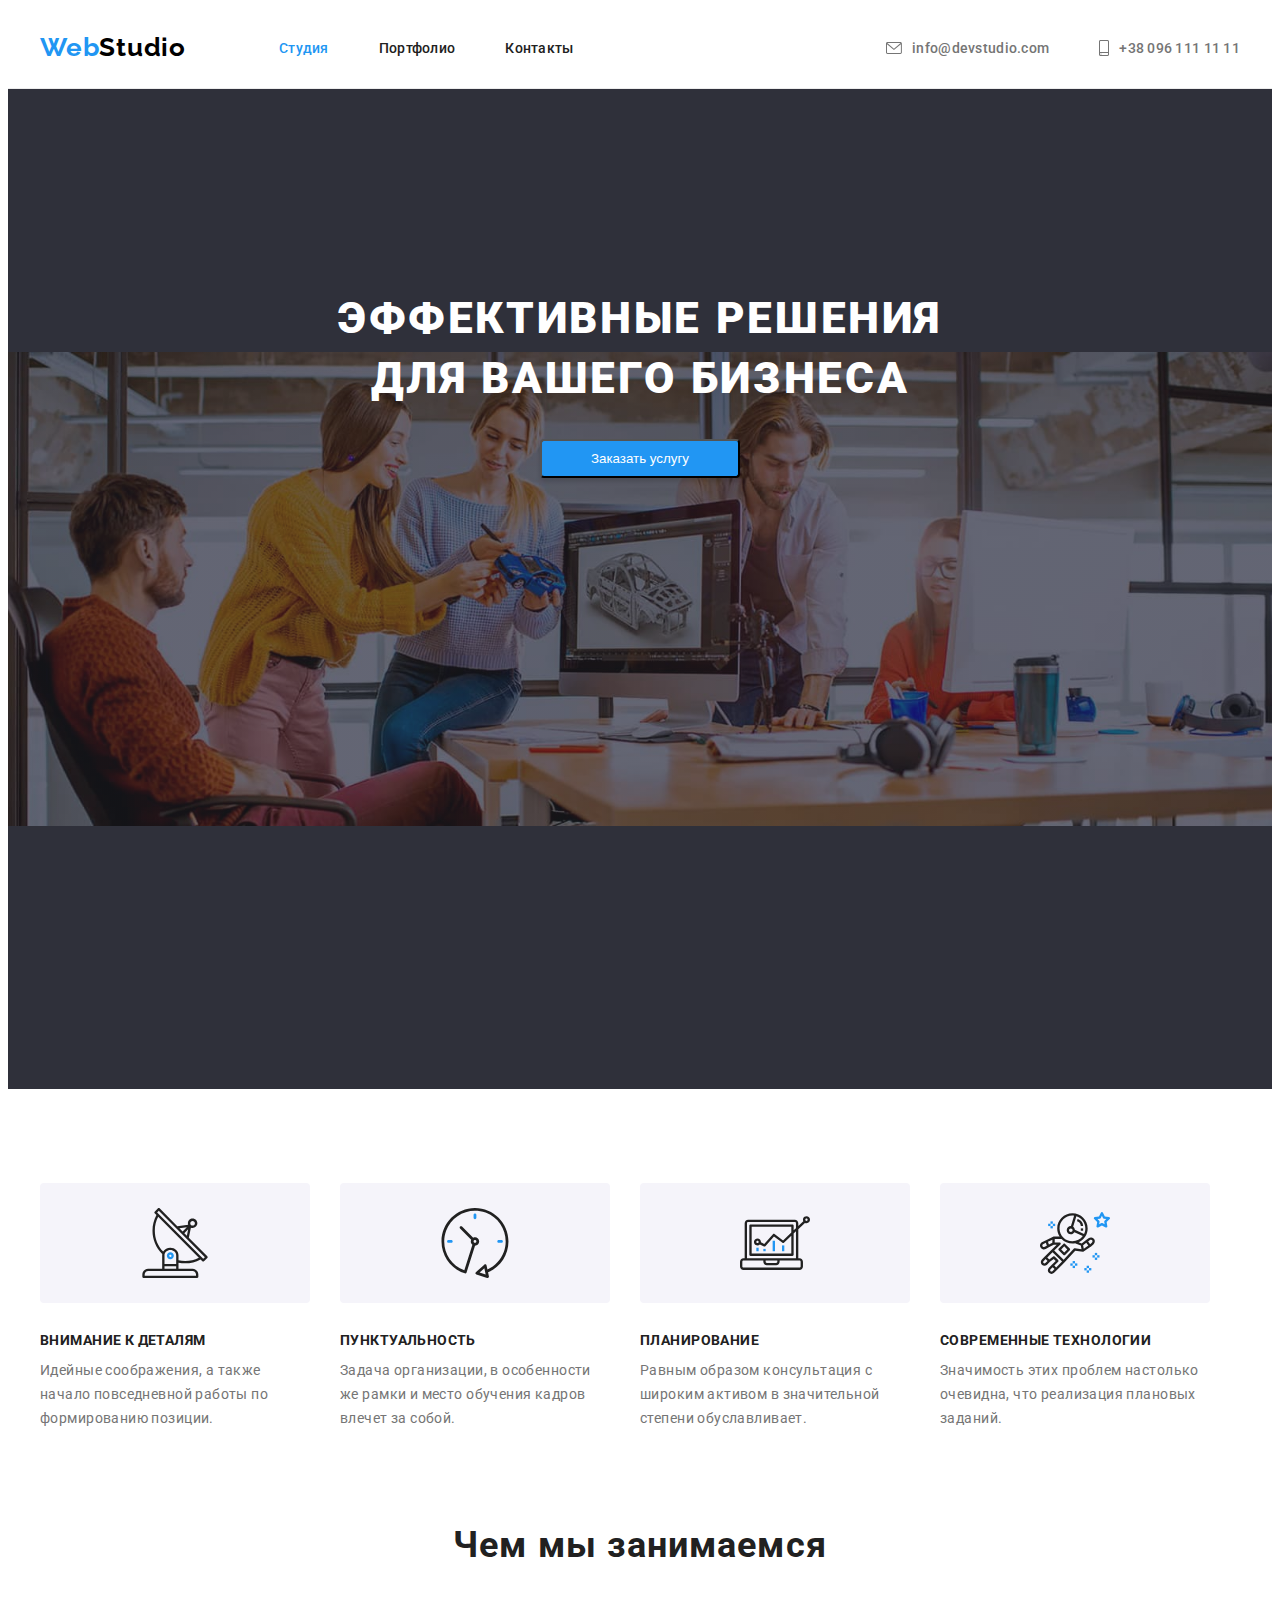
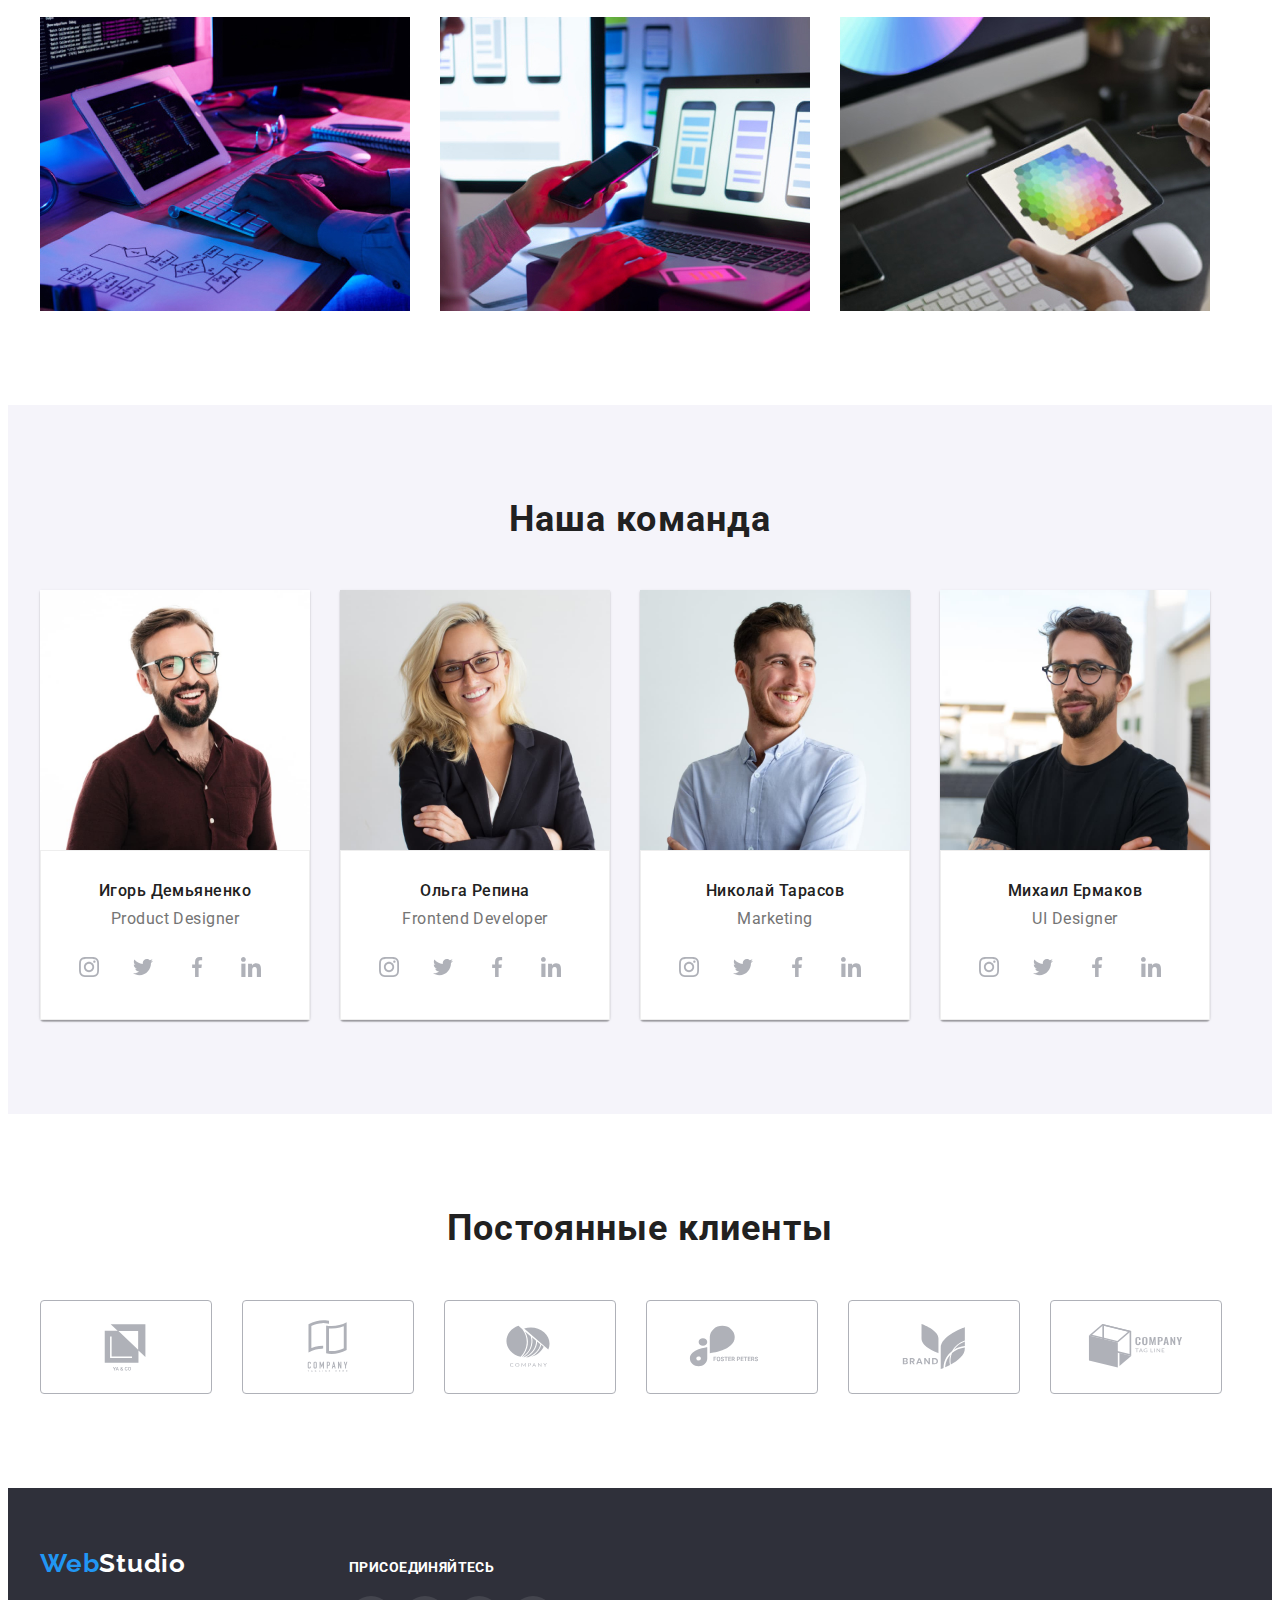
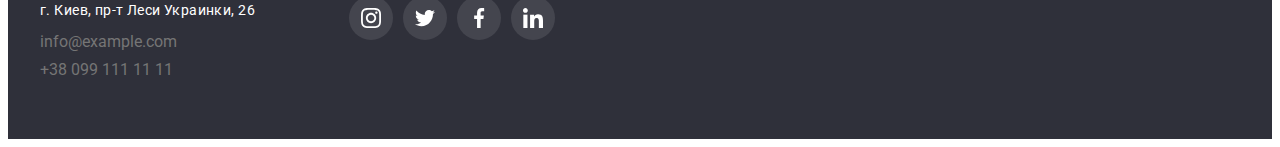
<file: index.html>
<!DOCTYPE html>
<html lang="ru">
<head>
    <meta charset="UTF-8">
    <meta http-equiv="X-UA-Compatible" content="IE=edge">
    <meta name="viewport" content="width=device-width, initial-scale=1.0">
    <title>Студия</title>
    <link rel="preconnect" href="https://fonts.googleapis.com">
    <link rel="preconnect" href="https://fonts.gstatic.com" crossorigin>
    <link href="https://fonts.googleapis.com/css2?family=Raleway:wght@700&family=Roboto:wght@400;500;700;900&display=swap" rel="stylesheet">
    <link rel="stylesheet" href="https://cdnjs.cloudflare.com/ajax/libs/modern-normalize/1.1.0/modern-normalize.min.css" integrity="sha512-wpPYUAdjBVSE4KJnH1VR1HeZfpl1ub8YT/NKx4PuQ5NmX2tKuGu6U/JRp5y+Y8XG2tV+wKQpNHVUX03MfMFn9Q==" crossorigin="anonymous" referrerpolicy="no-referrer" />
    <link rel="stylesheet" href="./css/styles.css">
</head>
<body>
    <header>
        <div class="container header-main">
        <a href="./index.html" class="logo top"><span class="logo-web">Web</span><span class="logo-studio">Studio</span></a>
        <nav>
        <ul class="site-nav">
            <li class="site-nav-item"><a href="./index.html" class="site-nav-link-current">Студия</a></li>
            <li class="site-nav-item"><a href="./portfolio.html" class="site-nav-link">Портфолио</a></li>
            <li class="site-nav-item"><a href="" class="site-nav-link">Контакты</a></li>
        </ul>
        </nav>
        <ul class="header-contacts">
            <li class="header-contacts-item">
                <a href="mailto:info@devstudio.com" class="contacts-link">
                <svg class="header-icon-mail">
                    <use href="./images/icons.svg#icon-envelope-hover"></use></svg>
                    info@devstudio.com</a>
            </li>
            <li class="header-contacts-item">
                <a href="tel:+380961111111" class="contacts-link">
                <svg class="header-icon-phone">
                    <use href="./images/icons.svg#icon-smartphone"></use></svg>
                    +38 096 111 11 11</a></li>
        </ul>
    </div>
    </header>
    <main>
        <section class="hero overlay">
            <div class="container">
            <h1 class="hero-heading">Эффективные решения<br> для вашего бизнеса</h1>
            <button type="button" class="hero-button">Заказать услугу</button>
        </div>
        </section>
        <section class="section about-company">
            <div class="container">
            <h2 class="visually-hidden">О компании</h2>
            <ul class="about-company-list">
                <li class="about-company-item">
                    <div class="about-company-icon-back">
                        <svg class="about-company-icon">
                            <use href="./images/icons.svg#icon-antenna-1"></use></svg>
                    </div>
                    <h3 class="about-company-heading">Внимание к деталям</h3>
                    <p class="about-company-text">Идейные соображения, а также начало повседневной работы по формированию позиции.</p>
                </li>
                <li  class="about-company-item">
                    <div class="about-company-icon-back">
                    <svg class="about-company-icon">
                        <use href="./images/icons.svg#icon-clock-1"></use></svg></div>  
                    <h3 class="about-company-heading">Пунктуальность</h3>
                    <p class="about-company-text">Задача организации, в особенности же рамки и место обучения кадров влечет за собой.</p>
                </li>
                <li  class="about-company-item">
                    <div class="about-company-icon-back">
                    <svg class="about-company-icon">
                        <use href="./images/icons.svg#icon-diagram-1"></use></svg></div>
                    <h3 class="about-company-heading">Планирование</h3>
                <p class="about-company-text">Равным образом консультация с широким активом в значительной степени обуславливает.</p>
            </li>
            <li  class="about-company-item">
                <div class="about-company-icon-back">
                <svg class="about-company-icon">
                    <use href="./images/icons.svg#icon-astronaut-1"></use></svg></div>    
                <h3 class="about-company-heading">Современные технологии</h3>
            <p class="about-company-text">Значимость этих проблем настолько очевидна, что реализация плановых заданий.</p>
        </li>
            </ul>
        </div>
        </section>
        <section class="section our-work">
            <div class="container">
            <h2 class="our-work-heading">Чем мы занимаемся</h2>
            <ul class="our-work-list">
                <li class="our-work-item">
                    <img src="./images/img11.jpg" alt="Человек печатает на клавиатуре" width="370">
                </li>
                <li  class="our-work-item">
                    <img src="./images/img21.jpg" alt="Человек смотрит на телефон" width="370">
                </li>
                <li  class="our-work-item">
                    <img src="./images/img31.jpg" alt="Человек держит в руках планшет" width="370">
                </li>
            </ul>
        </div>
        </section>
        <section  class="section our-team">
            <div class="container">
            <h2 class="our-team-heading">Наша команда</h2>
            <ul class="our-team-list">
                <li class="our-team-item">
                    <img src="./images/imgID1.jpg" alt="Игорь Демьяненко" width="270">
                    <div class="team-card">
                    <h3 class="our-team-list-heading">Игорь Демьяненко</h3>
                    <p class="our-team-list-text">Product Designer</p>
                    <ul class="our-team-social">
                        <li class="our-team-social-links">
                            <a href="https://instagram.com/" class="our-team-icon-back">
                                <svg class="our-team-icon">
                                <use href="./images/icons.svg#icon-instagram"></use></svg>
                            </a>
                        </li>
                        <li class="our-team-social-links">
                            <a href="https://twitter.com/" class="our-team-icon-back">
                                <svg class="our-team-icon">
                                <use href="./images/icons.svg#icon-twitter"></use></svg>
                            </a>
                        </li>
                        <li class="our-team-social-links">
                            <a href="https://www.facebook.com/"class="our-team-icon-back">
                                <svg class="our-team-icon">
                                    <use href="./images/icons.svg#icon-facebook"></use></svg>
                            </a>
                        </li>
                        <li class="our-team-social-links">
                            <a href="https://www.linkedin.com/"class="our-team-icon-back">
                                <svg class="our-team-icon">
                                    <use href="./images/icons.svg#icon-linkedin"></use></svg>
                               </a>
                        </li>
                    </ul>
                </div>
                </li>
                <li class="our-team-item">
                    <img src="./images/imgOR1.jpg" alt="Ольга Репина" width="270">
                    <div class="team-card">
                    <h3 class="our-team-list-heading">Ольга Репина</h3>
                    <p class="our-team-list-text">Frontend Developer</p>
                    <ul class="our-team-social">
                        <li class="our-team-social-links">
                            <a href="https://instagram.com/" class="our-team-icon-back">
                                <svg class="our-team-icon">
                                <use href="./images/icons.svg#icon-instagram"></use></svg>
                            </a>
                        </li>
                        <li class="our-team-social-links">
                            <a href="https://twitter.com/" class="our-team-icon-back">
                                <svg class="our-team-icon">
                                <use href="./images/icons.svg#icon-twitter"></use></svg>
                            </a>
                        </li>
                        <li class="our-team-social-links">
                            <a href="https://www.facebook.com/"class="our-team-icon-back">
                                <svg class="our-team-icon">
                                    <use href="./images/icons.svg#icon-facebook"></use></svg>
                            </a>
                        </li>
                        <li class="our-team-social-links">
                            <a href="https://www.linkedin.com/"class="our-team-icon-back">
                                <svg class="our-team-icon">
                                    <use href="./images/icons.svg#icon-linkedin"></use></svg>
                               </a>
                        </li>
                    </ul>
                </div>
                </li>
                <li class="our-team-item">
                    <img src="./images/imgNT1.jpg" alt="Николай Тарасов" width="270">
                    <div class="team-card">
                    <h3 class="our-team-list-heading">Николай Тарасов</h3>
                    <p class="our-team-list-text">Marketing</p>
                    <ul class="our-team-social">
                        <li class="our-team-social-links">
                            <a href="https://instagram.com/" class="our-team-icon-back">
                                <svg class="our-team-icon">
                                <use href="./images/icons.svg#icon-instagram"></use></svg>
                            </a>
                        </li>
                        <li class="our-team-social-links">
                            <a href="https://twitter.com/" class="our-team-icon-back">
                                <svg class="our-team-icon">
                                <use href="./images/icons.svg#icon-twitter"></use></svg>
                            </a>
                        </li>
                        <li class="our-team-social-links">
                            <a href="https://www.facebook.com/"class="our-team-icon-back">
                                <svg class="our-team-icon">
                                    <use href="./images/icons.svg#icon-facebook"></use></svg>
                            </a>
                        </li>
                        <li class="our-team-social-links">
                            <a href="https://www.linkedin.com/"class="our-team-icon-back">
                                <svg class="our-team-icon">
                                    <use href="./images/icons.svg#icon-linkedin"></use></svg>
                               </a>
                        </li>
                    </ul>
                </div>
                </li>
                <li class="our-team-item">
                    <img src="./images/imgME1.jpg" alt="Михаил Ермаков" width="270">
                    <div class="team-card">
                    <h3 class="our-team-list-heading">Михаил Ермаков</h3>
                    <p class="our-team-list-text">UI Designer</p>
                    <ul class="our-team-social">
                        <li class="our-team-social-links">
                            <a href="https://instagram.com/" class="our-team-icon-back">
                                <svg class="our-team-icon">
                                <use href="./images/icons.svg#icon-instagram"></use></svg>
                            </a>
                        </li>
                        <li class="our-team-social-links">
                            <a href="https://twitter.com/" class="our-team-icon-back">
                                <svg class="our-team-icon">
                                <use href="./images/icons.svg#icon-twitter"></use></svg>
                            </a>
                        </li>
                        <li class="our-team-social-links">
                            <a href="https://www.facebook.com/"class="our-team-icon-back">
                                <svg class="our-team-icon">
                                    <use href="./images/icons.svg#icon-facebook"></use></svg>
                            </a>
                        </li>
                        <li class="our-team-social-links">
                            <a href="https://www.linkedin.com/"class="our-team-icon-back">
                                <svg class="our-team-icon">
                                    <use href="./images/icons.svg#icon-linkedin"></use></svg>
                               </a>
                        </li>
                    </ul>
                </div>
                </li>
            </ul>
        </div>
        </section>
        <section class="section our-cusromers">
            <div class="container">
                <h2 class="our-cusromers-header">Постоянные клиенты</h2>
                <ul class="our-cusromers-list">
                        <li class="our-cusromers-items">
                        <a href="" class="our-cusromers-link">
                            <svg class="our-cusromers-icons">
                                <use href="./images/icons.svg#icon-client-1"></use></svg></a>
                        </li>
                        <li class="our-cusromers-items">
                        <a href="" class="our-cusromers-link">
                            <svg class="our-cusromers-icons">
                            <use href="./images/icons.svg#icon-client-2"></use></svg></a>   
                        </li>
                        <li class="our-cusromers-items">
                        <a href="" class="our-cusromers-link">
                            <svg class="our-cusromers-icons">
                                <use href="./images/icons.svg#icon-client-3"></use></svg></a>
                            </li>
                        <li class="our-cusromers-items">
                            <a href="" class="our-cusromers-link">
                                <svg class="our-cusromers-icons">
                                <use href="./images/icons.svg#icon-client-4"></use></svg>
                        </a>
                            </li>
                        <li class="our-cusromers-items">
                        <a href="" class="our-cusromers-link">
                            <svg class="our-cusromers-icons">
                            <use href="./images/icons.svg#icon-client-5"></use></svg>
                    </a>
                            </li>
                        <li class="our-cusromers-items">
                        <a href="" class="our-cusromers-link">
                            <svg class="our-cusromers-icons">
                            <use href="./images/icons.svg#icon-client-6"></use></svg>
                    </a>
                            </li>
                    </ul>                          
                   </div>
        </section>
    </main>
    <footer class="footer-section">
        <div class="container footer-objects">
            <div class="footer-contacts">
                <a href="/index.html" class="logo bottom"><span class="logo-web-footer">Web</span><span class="logo-studio-footer">Studio</span></a>
                <address class="adress"> 
                    <ul class="adress-list">
                    <li class="adress-item">
                        <a href="https://goo.gl/maps/PYjoELygdbKVCgsS9" class="adress-map">г. Киев, пр-т Леси Украинки, 26</a>
                    </li>
                    <li class="adress-item">
                    <a href="mailto:info@example.com" class="adress-link">info@example.com</a>
                    </li>
                    <li class="adress-item">
                     <a href="tel:+380991111111" class="adress-link">+38 099 111 11 11</a>
                    </li>
                </ul>
                </address>
            </div>
            <div class="">
                <p class="footer-list-text">ПРИСОЕДИНЯЙТЕСЬ</p>
                <ul class="footer-icons-position">
                    <li class="footer-list">
                        <a href="https://instagram.com/" class="footer-icons-links">
                            <svg class="footer-icon">
                            <use href="./images/icons.svg#icon-instagram"></use></svg>
                        </a>
                    </li>
                    <li class="footer-list">
                        <a href="https://twitter.com/" class="footer-icons-links">
                            <svg class="footer-icon">
                            <use href="./images/icons.svg#icon-twitter"></use></svg>
                        </a>
                    </li>
                    <li class="footer-list">
                        <a href="https://www.facebook.com/"class="footer-icons-links">
                            <svg class="footer-icon">
                                <use href="./images/icons.svg#icon-facebook"></use></svg>
                        </a>
                    </li>
                    <li class="footer-list">
                        <a href="https://www.linkedin.com/"class="footer-icons-links">
                            <svg class="footer-icon">
                                <use href="./images/icons.svg#icon-linkedin"></use></svg>
                           </a>
                    </li>
                </ul>
        </div>
    </div>
    </footer>
</body>
</html>
</file>
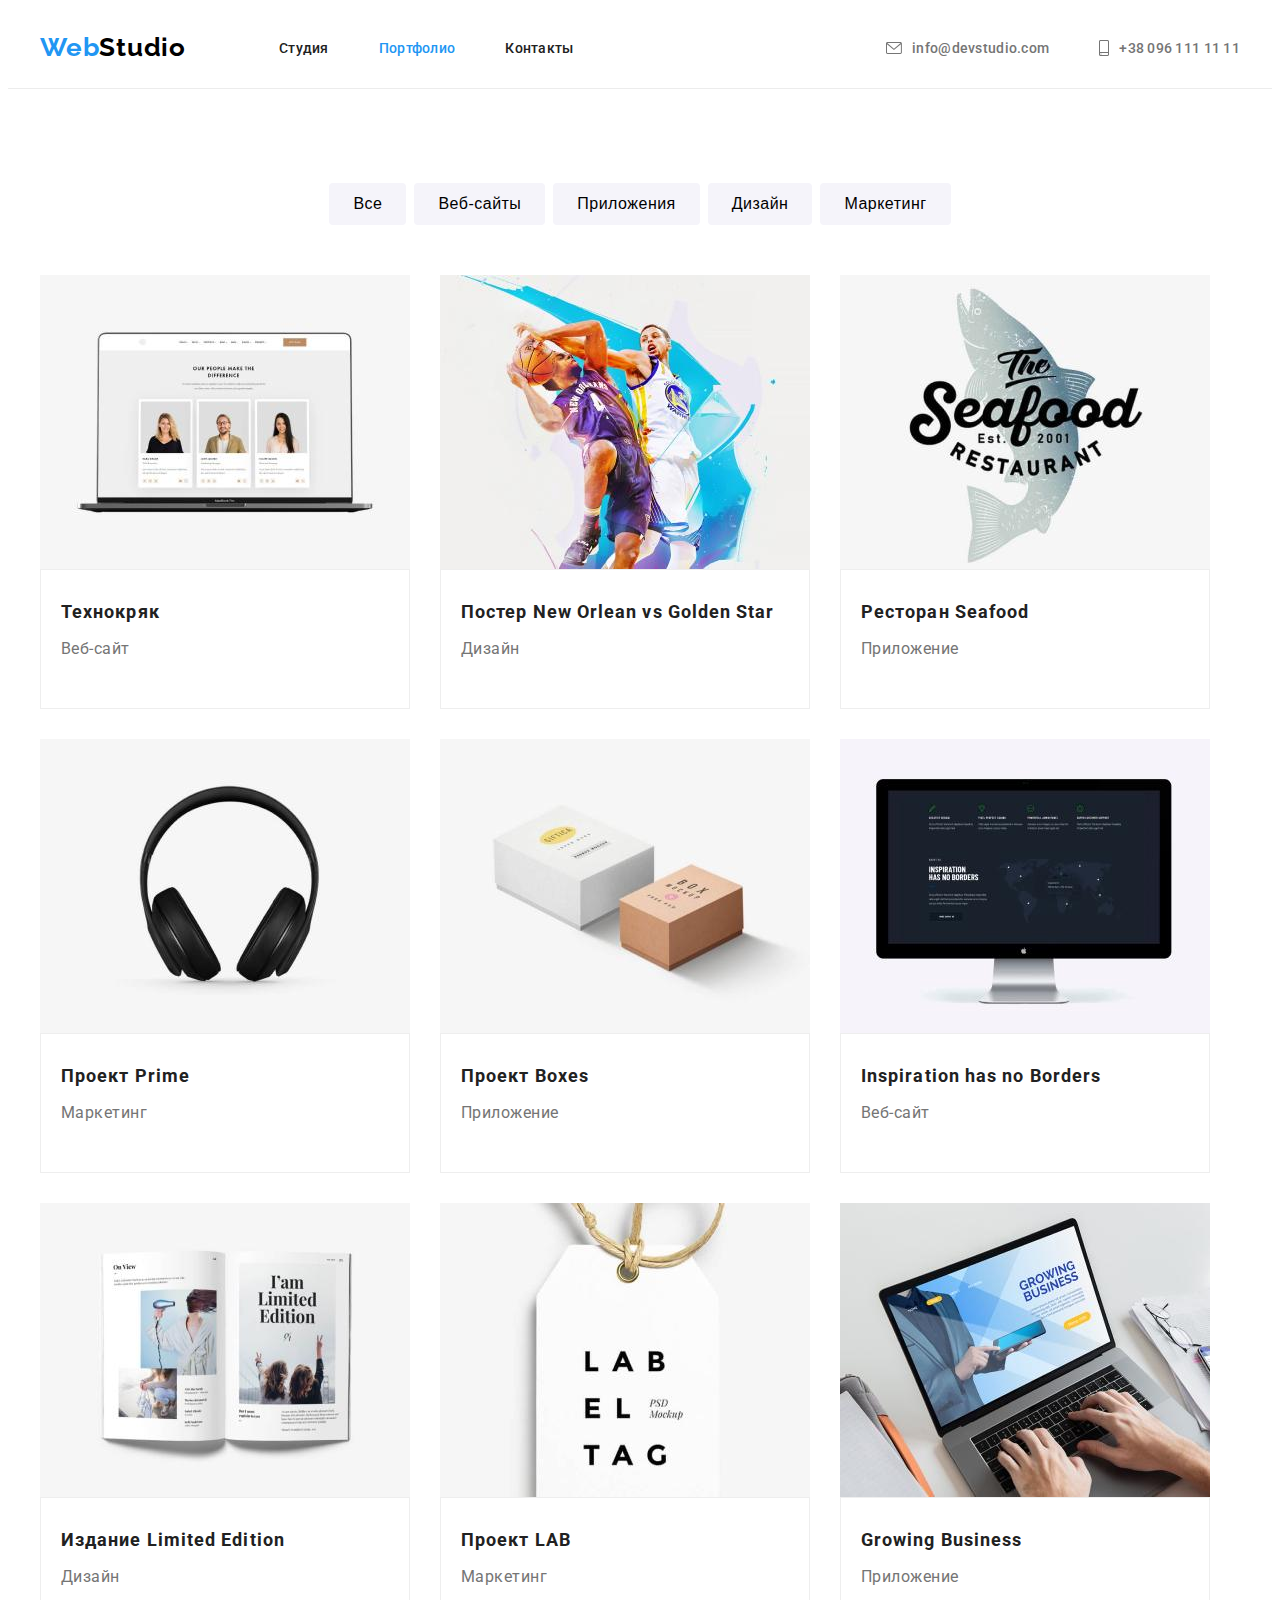
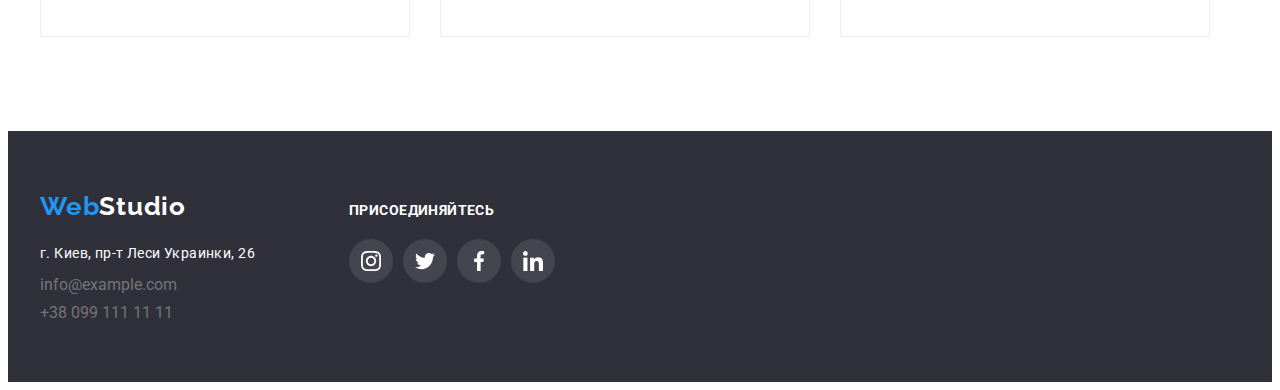
<file: portfolio.html>
<!DOCTYPE html>
<html lang="ru">
<head>
    <meta charset="UTF-8">
    <meta http-equiv="X-UA-Compatible" content="IE=edge">
    <meta name="viewport" content="width=device-width, initial-scale=1.0">
    <title>Портфолио</title>
    <link rel="preconnect" href="https://fonts.googleapis.com">
    <link rel="preconnect" href="https://fonts.gstatic.com" crossorigin>
    <link href="https://fonts.googleapis.com/css2?family=Raleway:wght@700&family=Roboto:wght@400;500;700;900&display=swap" rel="stylesheet">
    <link rel="stylesheet" href="https://cdnjs.cloudflare.com/ajax/libs/modern-normalize/1.1.0/modern-normalize.min.css" integrity="sha512-wpPYUAdjBVSE4KJnH1VR1HeZfpl1ub8YT/NKx4PuQ5NmX2tKuGu6U/JRp5y+Y8XG2tV+wKQpNHVUX03MfMFn9Q==" crossorigin="anonymous" referrerpolicy="no-referrer" />
    <link rel="stylesheet" href="./css/styles.css">
</head>
<body>
    <header>
        <div class="container header-main">
        <a href="./index.html" class="logo top"><span class="logo-web">Web</span><span class="logo-studio">Studio</span></a>
        <nav>
        <ul class="site-nav">
            <li class="site-nav-item"><a href="./index.html" class="site-nav-link">Студия</a></li>
            <li class="site-nav-item"><a href="./portfolio.html" class="site-nav-link-current">Портфолио</a></li>
            <li class="site-nav-item"><a href="" class="site-nav-link">Контакты</a></li>
        </ul>
        </nav>
        <ul class="header-contacts">
            <li class="header-contacts-item">
                <a href="mailto:info@devstudio.com" class="contacts-link">
                <svg class="header-icon-mail">
                    <use href="./images/icons.svg#icon-envelope-hover"></use></svg>
                    info@devstudio.com</a>
            </li>
            <li class="header-contacts-item">
                <a href="tel:+380961111111" class="contacts-link">
                <svg class="header-icon-phone">
                    <use href="./images/icons.svg#icon-smartphone"></use></svg>
                    +38 096 111 11 11</a></li>
        </ul>
    </div>
    </header>
    <main>
        <section class="section portfolio-section">
            <div class="container">
        <h1 class="visually-hidden">Портфолио</h1>
        <ul class="button-list">
            <li class="button-item"><button type="button" class="button-filter">Все</button></li>
            <li class="button-item"><button type="button" class="button-filter">Веб-сайты</button></li>
            <li class="button-item"><button type="button" class="button-filter">Приложения</button></li>
            <li class="button-item"><button type="button" class="button-filter">Дизайн</button></li>
            <li class="button-item"><button type="button" class="button-filter">Маркетинг</button></li>
        </ul>
        <ul class="projects-list">
            <li class="projects-item">
                <a href="" class="projects-link">
                    <img src="./images/p1tehno.jpg" alt="Технокряк" width="370">
                    <div class="projects-card">
                    <h2  class="projects-heading">Технокряк</h2>
                    <p class="projects-text">Веб-сайт</p>
                    </div>
                </a>                   
            </li>
            <li class="projects-item">
            <a href="" class="projects-link">
                <img src="./images/p2poster.jpg" alt="Постер New Orlean vs Golden Star" width="370">
                <div class="projects-card">
                <h2 class="projects-heading">Постер New Orlean vs Golden Star</h2>
                <p class="projects-text">Дизайн</p>
            </div>
            </a>
            </li>
            <li class="projects-item">
            <a href="" class="projects-link">
                <img src="./images/p3rest.jpg" alt="Ресторан Seafood" width="370">
                <div class="projects-card">
                <h2 class="projects-heading">Ресторан Seafood</h2>
                <p class="projects-text">Приложение</p>
                </div>
            </a> 
            </li>
            <li class="projects-item">
            <a href="" class="projects-link">
                <img src="./images/p4project.jpg" alt="Проект Prime" width="370">
                <div class="projects-card">
                <h2 class="projects-heading">Проект Prime</h2>
                <p class="projects-text">Маркетинг</p>
            </div>
            </a>
            </li>
            <li class="projects-item">
            <a href="" class="projects-link">
                <img src="./images/p5prbox.jpg" alt="Проект Boxes" width="370">
                <div class="projects-card">
                <h2 class="projects-heading">Проект Boxes</h2>
                <p class="projects-text">Приложение</p>
            </div>
            </a>
            </li>
            <li class="projects-item">
            <a href="" class="projects-link">
                <img src="./images/p6insp.jpg" alt="Inspiration has no Borders" width="370">
                <div class="projects-card">
                <h2 class="projects-heading">Inspiration has no Borders</h2>
                <p class="projects-text">Веб-сайт</p>
            </div>
            </a>
            </li>
            <li class="projects-item">
            <a href="" class="projects-link">
                <img src="./images/p7izd.jpg" alt="Издание Limited Edition" width="370">
                <div class="projects-card">
                <h2 class="projects-heading">Издание Limited Edition</h2>
                <p class="projects-text">Дизайн</p>
            </div>
            </a>
            </li>
            <li class="projects-item">
            <a href="" class="projects-link">
                <img src="./images/p8prlab.jpg" alt="Проект LAB" width="370">
                <div class="projects-card">
                <h2 class="projects-heading">Проект LAB</h2>
                <p class="projects-text">Маркетинг</p>
            </div>
            </a>   
            </li>
            <li class="projects-item">
            <a href="" class="projects-link">
                <img src="./images/p9grow.jpg" alt="Growing Business" width="370">
                <div class="projects-card">
                <h2 class="projects-heading">Growing Business</h2>
                <p class="projects-text">Приложение</p>
            </div>
            </a>
            </li>
        </ul>
</div>
</section>
    </main>
    <footer class="footer-section">
        <div class="container footer-objects">
            <div class="footer-contacts">
                <a href="/index.html" class="logo bottom"><span class="logo-web-footer">Web</span><span class="logo-studio-footer">Studio</span></a>
                <address class="adress"> 
                    <ul class="adress-list">
                    <li class="adress-item">
                        <a href="https://goo.gl/maps/PYjoELygdbKVCgsS9" class="adress-map">г. Киев, пр-т Леси Украинки, 26</a>
                    </li>
                    <li class="adress-item">
                    <a href="mailto:info@example.com" class="adress-link">info@example.com</a>
                    </li>
                    <li class="adress-item">
                     <a href="tel:+380991111111" class="adress-link">+38 099 111 11 11</a>
                    </li>
                </ul>
                </address>
            </div>
            <div class="">
                <p class="footer-list-text">ПРИСОЕДИНЯЙТЕСЬ</p>
                <ul class="footer-icons-position">
                    <li class="footer-list">
                        <a href="https://instagram.com/" class="footer-icons-links">
                            <svg class="footer-icon">
                            <use href="./images/icons.svg#icon-instagram"></use></svg>
                        </a>
                    </li>
                    <li class="footer-list">
                        <a href="https://twitter.com/" class="footer-icons-links">
                            <svg class="footer-icon">
                            <use href="./images/icons.svg#icon-twitter"></use></svg>
                        </a>
                    </li>
                    <li class="footer-list">
                        <a href="https://www.facebook.com/"class="footer-icons-links">
                            <svg class="footer-icon">
                                <use href="./images/icons.svg#icon-facebook"></use></svg>
                        </a>
                    </li>
                    <li class="footer-list">
                        <a href="https://www.linkedin.com/"class="footer-icons-links">
                            <svg class="footer-icon">
                                <use href="./images/icons.svg#icon-linkedin"></use></svg>
                           </a>
                    </li>
                </ul>
        </div>
    </div>
    </footer>
</body>
</html>
</file>
<file: css/styles.css>
h1,
h2,
h3,
h4,
h5,
h6 {
margin: 0px;
}
p,
ul {
    margin: 0px;
    padding: 0px;
    list-style: none;
}
button {
    cursor: pointer;
}
img {
    display: block;
    max-width: 100%;
    height: auto;
}
body {
    font-family: 'Roboto', sans-serif;
    background-color: #fff;
}
a {
    text-decoration: none;
}
:root {
    --first-color: #212121;
    --second-color: #757575;
    --title-first-color: #2196F3;
    --title-second-color: #000000;
    --buttom-text-color: white;
  }
.container {
      width: 1200px;
      padding-left: 15px;
      padding-right: 15px;
      margin-left: auto;
      margin-right: auto;
  }
.section {
    padding: 94px 0;
}
/*header*/
header {
    border-bottom: 1px solid #ECECEC;
}
.header-main {
    display: flex;
    align-items:center;
}
.logo {
    display: block;
    margin-right: 93px;
    font-family: Raleway;
    font-weight: 700;
    font-size: 26px;
    line-height: 1.2;
    letter-spacing: 0.03em;
}
.top {
    padding-top: 24px;
    padding-bottom: 24px;
}
.logo-web {
    color: var(--title-first-color);
}
.logo-studio {
    color: var(--title-second-color);
}
.site-nav {
    display: flex;
}
.site-nav-item {
    font-weight: 500;
    font-size: 14px;
    line-height: 1,14;
    letter-spacing: 0.02em; 
    list-style-type: none;   
}
.site-nav-item:not(:last-child) {
    margin-right: 50px;
}
.header-contacts {
    display: flex;
    margin-left: auto; 
}
.header-contacts-item {
    font-weight: 500;
    font-size: 14px;
    line-height: 1,14;
    letter-spacing: 0.02em; 
    list-style-type: none;
}
.header-contacts-item:last-child {
    margin-left: 50px;
}
.site-nav-link, 
.site-nav-link-current {
    display: block;
    padding-top: 32px;
    padding-bottom: 32px;
    color: var(--first-color);
}
.site-nav-link:hover,
.site-nav-link:focus {
    color: var(--title-first-color);  
}
.site-nav-link-current {
    color: var(--title-first-color);
}
.contacts-link {
    display: flex; 
    align-items: center;
    padding-top: 32px;
    padding-bottom: 32px;
    color: var(--second-color);   
}
.contacts-link:hover,
.contacts-link:focus {
    color: var(--title-first-color);  
}
.header-icon-mail {
    margin-right: 10px;
    fill: currentColor;
    width: 16px;
    height: 12px;
}
.header-icon-mail:hover,
.header-icon-mail:focus {
    fill: currentColor;
}
.header-icon-phone {
    margin-right: 10px;
    fill: currentColor;
    width: 10px;
    height: 16px;
}
.header-icon-phone:hover,
.header-icon-phone:focus {
    fill: currentColor;
}
/*hero*/
.hero {
    text-align: center;
    background-color: #2F303A;
}
.overlay {
    max-width: 1600px;
    height: 600px;
    margin-left: auto;
    margin-right: auto;
    padding: 200px 0px;
    background-image: linear-gradient(
    rgba(47, 48, 58, 0.4),
    rgba(47, 48, 58, 0.4)),
    url(../images/Imghero.jpg);
    background-size: contain;
    background-repeat: no-repeat;
    background-position: center;
}
.hero-heading {
    margin-bottom: 30px;
    font-weight: 900;
    font-size: 44px;
    line-height: 1.36;
    letter-spacing: 0.06em;
    text-transform: uppercase;
    color: var(--buttom-text-color);
}
.hero-button {
    display: inline-block;
    color: var(--buttom-text-color);
    background-color: var(--title-first-color);
    border-radius: 4px;
    padding: 10px 32px;
    min-width: 200px;
    box-shadow: 0px 4px 4px rgba(0, 0, 0, 0.15);
}
/*about-company*/
.visually-hidden {
        position: absolute;
        clip: rect(0 0 0 0);
        width: 1px;
        height: 1px;
        margin: -1px;
 }
.about-company-list {
    display: flex;
}
.about-company-item:not(:last-child){
    margin-right: 30px;
}
.about-company-icon {
    width: 70px;
    height: 70px;
}
.about-company-icon-back {
    display: flex;
    justify-content: center;
    align-items: center;
    margin-bottom: 30px;
    width: 270px;
    height: 120px;
    background-color: #F5F4FA;
    border-radius: 4px;
}
.about-company-heading {
    margin-bottom: 10px;
    font-weight: 700;
    font-size: 14px;
    line-height: 1.14;
    letter-spacing: 0.03em;
    text-transform: uppercase;
    color: var(--first-color);
}
.about-company-text {
    width: 270px;
    font-size: 14px;
    line-height: 1.71;
    letter-spacing: 0.03em;
    color: var(--second-color);
}
/*our-work*/
.our-work {
    padding-top: 0;
}
.our-work-heading {
    margin-bottom: 50px;
    font-weight: 700;
    font-size: 36px;
    line-height: 1.16;
    text-align: center;
    letter-spacing: 0.03em;
    color: var(--first-color);
}
.our-work-list {
    display: flex;
}
.our-work-item:not(:last-child){
    margin-right: 30px;
} 
/*our-team*/
.our-team {
    background-color: #F5F4FA;
}
.our-team-heading {
    margin-bottom: 50px;
    font-weight: 700;
    font-size: 36px;
    line-height: 1.16;
    text-align: center;
    letter-spacing: 0.03em;
    color: var(--first-color);
}
.our-team-list {
    display: flex; 
}
.team-card {
    padding: 30px 0px;
    border: 1px solid #EEEEEE;
}
.our-team-item {
    background-color: var(--buttom-text-color);
    border-radius: 0px 0px 4px 4px;
    box-shadow: 0px 1px 3px rgba(0, 0, 0, 0.12), 0px 1px 1px rgba(0, 0, 0, 0.14), 0px 2px 1px rgba(0, 0, 0, 0.2);
    text-align: center;
}
.our-team-item:not(:last-child){
    margin-right: 30px;
} 
.our-team-list-heading {
    margin-bottom: 10px;
    font-weight: 500;
    font-size: 16px;
    line-height: 19px;
    letter-spacing: 0.03em;
    color: var(--first-color);
    text-align: center;
}
.our-team-list-text {
    margin-bottom: 16px;
    font-size: 16px;
    line-height: 1.18;
    letter-spacing: 0.03em;
    color: var(--second-color);
    text-align: center;
}
.our-team-social {
    display: inline-flex;
    align-content: center;
}
.our-team-icon {
    width: 20px;
    height: 20px;
}
.our-team-icon-back {
    display: flex;
    align-items: center;
    justify-content: center;
    margin-right: 10px;
    width: 44px;
    height: 44px;
    border-radius: 50%;
    fill: #AFB1B8;;
}
.our-team-icon-back:hover,
.our-team-icon-back:focus {
    fill: var(--buttom-text-color);
    background-color: var(--title-first-color);
}
.our-team-icon-back:not(:last-child) {
    margin-right: 10px;
}
/*our-customers*/
.our-cusromers-header {
    margin-bottom: 50px;
    font-weight: 700;
    font-size: 36px;
    line-height: 1.16;
    text-align: center;
    letter-spacing: 0.03em;
    color: var(--first-color);
}
.our-cusromers-list {
    display: flex;
}
.our-cusromers-items:not(:last-child) {
    margin-right: 30px;
}
.our-cusromers-link {
    display: flex;
    justify-content: center;
    align-items: center;
    width: 170px;
    height: 92px;
    fill: #AFB1B8;
    border: 1px solid #AFB1B8;
    border-radius: 4px;
}
.our-cusromers-link:hover,
.our-cusromers-link:focus {
    fill: var(--title-first-color);
    border: 1px solid var(--title-first-color);
}
.our-cusromers-icons {
    width: 106px;
    height: 60px; 
}
/*footer*/
.footer-section {
    padding-top: 60px;
    padding-bottom: 60px;
    background-color: #2F303A;
}
.footer-objects {
    display: flex;
    align-items: baseline;
}
.footer-contacts {
    margin-right: 70px;
}
.bottom {
    margin-bottom: 20px;
}
.logo-web-footer {
    color: var(--title-first-color);
}
.logo-studio-footer {
    color: var(--buttom-text-color);
}
.adress {
    font-style: normal;
}
.adress-item:not(:last-child) {
    margin-bottom: 9px;
}
.adress-map {
    font-size: 14px;
    line-height: 1.71;
    letter-spacing: 0.03em;
    color: var(--buttom-text-color);
}
.adress-link {
    color: var(--second-color);     
}
.adress-link:hover,
.adress-link:focus {
    color: var(--title-first-color);
}
.footer-list-text {
    margin-bottom: 20px;
    font-weight: 700;
    font-size: 14px;
    line-height: 1.14;
    letter-spacing: 0.03em;
    text-transform: uppercase;
    color: var(--buttom-text-color);
}   
.footer-list:not(:last-child) {
    margin-right: 10px;
}
.footer-icons-position {
    display: flex;
    justify-content: center;
    align-items: center;
}
.footer-icon {
    width: 20px;
    height: 20px;
}
.footer-icon:hover,
.footer-icon:focus {
    fill: var(--buttom-text-color);
}
.footer-icons-links {
    display: flex;
    justify-content: center;
    align-items: center;
    width: 44px;
    height: 44px;
    fill: var(--buttom-text-color);
    border-radius: 50%;
    background-color: rgba(255, 255, 255, 0.1);
}
.footer-icons-links:hover,
.footer-icons-links:focus {
    background-color: var(--title-first-color);
}
/*portfolio*/
/*filter*/
.button-list {
    display: flex;
    justify-content: center;
    margin-bottom: 50px;
}
.button-item:not(:last-child) {
    margin-right: 8px;
}
.button-filter {
    display: inline-block;
    padding: 6px 22px;
    border-radius: 4px;
    min-width: 73px;
    text-align: center;

    font-weight: 500;
    font-size: 16px;
    line-height: 1.62;
    text-align: center;
    letter-spacing: 0.03em;
    background: #F5F4FA;
    color: var(--title-second-color);
    border-color: transparent;
}
.button-filter:hover,
.button-filter:focus {
    color: var(--buttom-text-color);
    background-color: var(--title-first-color);
    box-shadow: 0px 3px 1px rgba(0, 0, 0, 0.1), 0px 1px 2px rgba(0, 0, 0, 0.08), 0px 2px 2px rgba(0, 0, 0, 0.12);
}
/*projects*/
.projects-list {
    display: flex;
    flex-wrap: wrap;
}
.projects-item:not(:nth-child(3n)) {
    margin-right: 30px;}

.projects-item:not(:nth-last-child(-n+3)) {
    margin-bottom: 30px;
}
.projects-link {
    display: block;
}
.projects-link:hover,
.projects-link:focus {
    box-shadow: 0px 1px 1px rgba(0, 0, 0, 0.12), 0px 4px 4px rgba(0, 0, 0, 0.06), 1px 4px 6px rgba(0, 0, 0, 0.16);
}
.projects-card {
    padding: 24px 20px;
    border: 1px solid #EEEEEE;
}
.projects-heading {
    margin-bottom: 4px;
    font-weight: 700;
    font-size: 18px;
    line-height: 2;
    letter-spacing: 0.06em;
    color: var(--first-color);
}
.projects-text {
    margin-bottom: 20px;
    font-size: 16px;
    line-height: 1.87;
    letter-spacing: 0.03em;
    color: var(--second-color);
}
</file>
